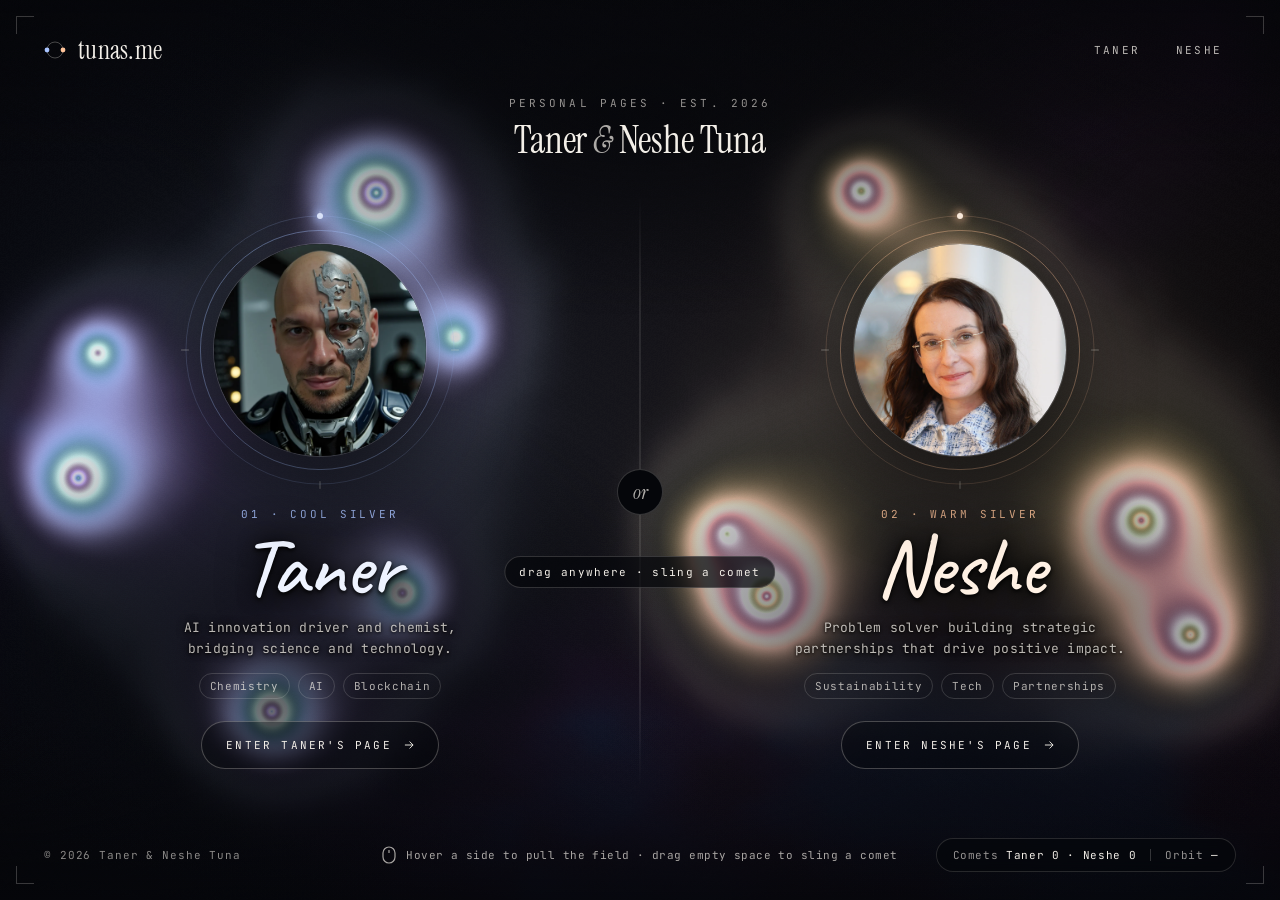
<file: index.html>
<!DOCTYPE html>
<html lang="en">
<head>
<meta charset="utf-8">
<meta name="viewport" content="width=device-width, initial-scale=1">
<title>Taner Tuna &amp; Neshe Tuna — personal pages · tunas.me</title>
<meta name="description" content="Personal pages of Taner Tuna and Neshe Tuna. Choose your side — yin Neshe or yang Taner. A binary system, in orbit.">

<meta property="og:type" content="website">
<meta property="og:title" content="Taner Tuna &amp; Neshe Tuna — personal pages · tunas.me">
<meta property="og:description" content="Personal pages of Taner Tuna and Neshe Tuna. Choose your side — yin Neshe or yang Taner. A binary system, in orbit.">
<meta property="og:site_name" content="tunas.me">
<meta property="og:url" content="https://tunas.me/">
<meta property="og:image" content="/assets/yin-yang.png">
<meta property="og:image:width" content="1920">
<meta property="og:image:height" content="1920">
<meta property="og:image:alt" content="Yin and yang — Taner Tuna and Neshe Tuna">

<meta name="twitter:card" content="summary_large_image">
<meta name="twitter:title" content="Taner Tuna &amp; Neshe Tuna — personal pages · tunas.me">
<meta name="twitter:description" content="Personal pages of Taner Tuna and Neshe Tuna. Choose your side — yin Neshe or yang Taner.">
<meta name="twitter:image" content="/assets/yin-yang.png">

<link rel="icon" type="image/png" href="/assets/yin-yang.png">
<link rel="apple-touch-icon" href="/assets/yin-yang.png">
<link rel="canonical" href="https://tunas.me/">

<script type="application/ld+json">
{
  "@context": "https://schema.org",
  "@type": "WebSite",
  "name": "tunas.me",
  "url": "https://tunas.me/",
  "description": "Personal pages of Taner Tuna and Neshe Tuna.",
  "about": [
    { "@type": "Person", "name": "Taner Tuna", "url": "https://tunas.me/taner/" },
    { "@type": "Person", "name": "Neshe Tuna", "url": "https://tunas.me/neshe/" }
  ]
}
</script>
<script>
  // Motion only for visitors who haven't asked to reduce it; the arrival
  // sequence only for visitors coming from outside the site (not on the way
  // back from a profile page).
  (function () {
    var r = document.documentElement;
    if (window.matchMedia && matchMedia('(prefers-reduced-motion: reduce)').matches) return;
    r.classList.add('motion');
    var own = false;
    try { own = !!document.referrer && new URL(document.referrer).origin === location.origin; } catch (e) {}
    if (!own) r.classList.add('intro');
  })();
</script>
<style>
  @import url('https://fonts.googleapis.com/css2?family=Caveat:wght@400;600;700&family=Instrument+Serif:ital@0;1&family=JetBrains+Mono:wght@400;500&display=swap');

  :root {
    --bg: #05060a;
    --fg: #f3efe8;
    --fg-2: rgba(243, 239, 232, 0.76);
    --fg-3: rgba(243, 239, 232, 0.6);
    --line: rgba(243, 239, 232, 0.16);
    --hand: 'Caveat', cursive;
    --mono: 'JetBrains Mono', ui-monospace, monospace;
    --serif: 'Instrument Serif', 'Times New Roman', serif;
    --cool: #a8c3ff;
    --warm: #ffc49a;
    --ease: cubic-bezier(.2, .8, .2, 1);
    --orbit: clamp(180px, calc(100vh - 630px), 290px);
    --top: 196px;     /* where the two sides start, under the heading */
    --bottom: 112px;  /* room for the footer */
  }

  * { box-sizing: border-box; }
  html, body { margin: 0; min-height: 100%; background: var(--bg); color: var(--fg);
    font-family: var(--mono); font-size: 13px; -webkit-font-smoothing: antialiased; }
  body { overflow: hidden; }
  a { color: inherit; text-decoration: none; }
  h1, h2, p { margin: 0; }

  #shader-canvas { position: fixed; inset: 0; width: 100%; height: 100%; z-index: 0; opacity: 0.9; }

  /* The field stays alive but steps back behind the words. */
  .scrim {
    position: fixed; inset: 0; z-index: 1; pointer-events: none;
    background:
      radial-gradient(ellipse 30% 30% at 25% 72%, rgba(5, 6, 10, 0.72), rgba(5, 6, 10, 0) 100%),
      radial-gradient(ellipse 30% 30% at 75% 72%, rgba(5, 6, 10, 0.72), rgba(5, 6, 10, 0) 100%),
      radial-gradient(ellipse 40% 22% at 50% 13%, rgba(5, 6, 10, 0.7), rgba(5, 6, 10, 0) 100%),
      linear-gradient(to bottom, rgba(5, 6, 10, 0.55), rgba(5, 6, 10, 0) 18%, rgba(5, 6, 10, 0) 80%, rgba(5, 6, 10, 0.8));
  }

  .corner { position: fixed; width: 18px; height: 18px; z-index: 6; pointer-events: none;
    border: 0 solid rgba(243, 239, 232, 0.22); }
  .corner.tl { top: 16px; left: 16px; border-top-width: 1px; border-left-width: 1px; }
  .corner.tr { top: 16px; right: 16px; border-top-width: 1px; border-right-width: 1px; }
  .corner.bl { bottom: 16px; left: 16px; border-bottom-width: 1px; border-left-width: 1px; }
  .corner.br { bottom: 16px; right: 16px; border-bottom-width: 1px; border-right-width: 1px; }

  /* ---------- Header ---------- */
  .top {
    position: fixed; top: 0; left: 0; right: 0; z-index: 20;
    padding: 28px 44px;
    display: flex; justify-content: space-between; align-items: center; gap: 24px;
  }
  .brand { display: flex; align-items: center; gap: 12px; min-height: 44px; }
  .brand-name { font-family: var(--serif); font-size: 26px; line-height: 1; letter-spacing: 0.01em; }
  .brand-mark { flex: none; }
  .brand-mark g { transform-origin: 11px 11px; }
  .motion .brand-mark g { animation: spin 14s linear infinite; }
  .nav { display: flex; gap: 8px; font-size: 11px; text-transform: uppercase; letter-spacing: 0.2em; }
  .nav a { padding: 12px 14px; color: var(--fg-2); transition: color 200ms ease; }
  .nav a:hover, .nav a:focus-visible { color: #fff; }

  .heading {
    position: fixed; top: 96px; left: 0; right: 0; z-index: 4;
    text-align: center; pointer-events: none;
  }
  .eyebrow {
    font-family: var(--mono); font-size: 11px; letter-spacing: 0.28em;
    text-transform: uppercase; color: var(--fg-3);
  }
  .heading h1 {
    margin-top: 10px;
    font-family: var(--serif); font-weight: 400; font-size: 38px; line-height: 1.1; letter-spacing: -0.005em;
  }
  .heading h1 em { color: rgba(243, 239, 232, 0.7); }

  /* ---------- The two sides ---------- */
  .composition {
    position: fixed; inset: 0; z-index: 5;
    display: grid; grid-template-columns: repeat(2, minmax(0, 1fr));
  }
  .half {
    position: relative;
    display: flex; flex-direction: column; align-items: center; justify-content: center;
    padding: var(--top) 24px var(--bottom);
    cursor: pointer;
    transition: opacity 600ms ease, filter 600ms ease;
  }
  .half.is-dimmed { opacity: 0.46; filter: saturate(0.35); }
  .half:focus-visible { outline: none; }
  .half:focus-visible .enter { outline: 2px solid #fff; outline-offset: 3px; }

  .orbit-wrap { will-change: translate; }
  .orbit { position: relative; width: var(--orbit); height: var(--orbit); }
  .rings { position: absolute; inset: 0; width: 100%; height: 100%; overflow: visible; }
  .ring { fill: none; stroke-width: 1; vector-effect: non-scaling-stroke; transition: stroke-opacity 600ms ease; }
  .ring.inner { stroke-opacity: 0.42; }
  .ring.outer { stroke-opacity: 0.18; }
  .half.L .ring { stroke: var(--cool); }
  .half.R .ring { stroke: var(--warm); }
  .rings .ticks line { stroke: rgba(243, 239, 232, 0.35); stroke-width: 1; vector-effect: non-scaling-stroke; }

  .sat { position: absolute; inset: 0; pointer-events: none; }
  .motion .sat { animation: spin 24s linear infinite; }
  .motion .half.R .sat { animation-direction: reverse; animation-duration: 30s; }
  .sat::before {
    content: ''; position: absolute; left: 50%; top: 0.4%;
    width: 6px; height: 6px; margin: -3px 0 0 -3px; border-radius: 50%;
  }
  .half.L .sat::before { background: #dfe8ff; box-shadow: 0 0 10px 2px rgba(168, 195, 255, 0.8); }
  .half.R .sat::before { background: #fff0e2; box-shadow: 0 0 10px 2px rgba(255, 196, 154, 0.8); }
  @keyframes spin { to { transform: rotate(360deg); } }

  .portrait-glow {
    position: absolute; inset: -14%; border-radius: 50%;
    filter: blur(24px); opacity: 0; transition: opacity 700ms ease; pointer-events: none;
  }
  .half.L .portrait-glow { background: radial-gradient(circle, rgba(168, 195, 255, 0.42), rgba(168, 195, 255, 0) 62%); }
  .half.R .portrait-glow { background: radial-gradient(circle, rgba(255, 196, 154, 0.42), rgba(255, 196, 154, 0) 62%); }

  .portrait {
    position: absolute; inset: 10.7%;
    border-radius: 50%; overflow: hidden; background: #0a0a12;
    box-shadow: 0 0 0 1px rgba(243, 239, 232, 0.16), 0 30px 80px rgba(0, 0, 0, 0.55);
    transition: transform 700ms var(--ease), box-shadow 700ms ease;
  }
  .portrait img {
    width: 100%; height: 100%; object-fit: cover; display: block;
    filter: contrast(1.03) saturate(0.94);
    transition: transform 900ms var(--ease), filter 700ms ease;
  }
  /* Neshe's photo frames wider than Taner's; zoom to bring the face forward. */
  .half.R .portrait img { transform: scale(1.18); }

  .half.is-focused .portrait-glow { opacity: 1; }
  .half.is-focused .portrait { transform: scale(1.05); }
  .half.is-focused .portrait img { filter: contrast(1.06) saturate(1.06) brightness(1.04); }
  .half.is-focused .ring { stroke-opacity: 1; }

  .meta { display: flex; flex-direction: column; align-items: center; text-align: center; }
  .side-label {
    margin-top: 22px;
    font-family: var(--mono); font-size: 11px; letter-spacing: 0.26em; text-transform: uppercase;
  }
  .half.L .side-label { color: rgba(168, 195, 255, 0.88); }
  .half.R .side-label { color: rgba(255, 196, 154, 0.88); }
  .name {
    margin-top: 6px;
    font-family: var(--hand); font-weight: 500; font-size: clamp(56px, 6.5vw, 100px); line-height: 0.95; letter-spacing: -0.01em;
    white-space: nowrap;
    text-shadow: 0 0 18px rgba(0, 0, 0, 0.9), 0 0 40px rgba(0, 0, 0, 0.7), 0 2px 4px rgba(0, 0, 0, 1);
  }
  .half.L .name { color: #eef3ff; }
  .half.R .name { color: #fff1e4; }
  .role {
    margin-top: 12px; max-width: 360px;
    font-size: 13px; line-height: 1.6; letter-spacing: 0.02em; color: var(--fg-2); text-wrap: balance;
    text-shadow: 0 0 8px rgba(0, 0, 0, 1), 0 1px 3px rgba(0, 0, 0, 1);
  }
  .tags { margin-top: 14px; display: flex; flex-wrap: wrap; justify-content: center; gap: 8px;
    font-family: var(--mono); font-size: 11px; letter-spacing: 0.06em; color: rgba(243, 239, 232, 0.7); }
  .tags span { padding: 5px 10px; border: 1px solid var(--line); border-radius: 999px; }
  .enter {
    margin-top: 22px;
    display: inline-flex; align-items: center; gap: 10px;
    min-height: 48px; padding: 0 22px 0 24px;
    border-radius: 999px; border: 1px solid rgba(243, 239, 232, 0.26); background: rgba(5, 6, 10, 0.35);
    font-size: 11px; text-transform: uppercase; letter-spacing: 0.2em; color: var(--fg);
    transition: background 300ms ease, border-color 300ms ease, color 300ms ease;
  }
  .enter svg { width: 14px; height: 14px; transition: transform 300ms ease; }
  .half.is-focused .enter svg, .half:focus-visible .enter svg { transform: translateX(4px); }
  .half.L.is-focused .enter, .half.L:focus-visible .enter { background: rgba(168, 195, 255, 0.14); border-color: rgba(168, 195, 255, 0.7); color: #fff; }
  .half.R.is-focused .enter, .half.R:focus-visible .enter { background: rgba(255, 196, 154, 0.14); border-color: rgba(255, 196, 154, 0.7); color: #fff; }

  .divider {
    position: fixed; left: 50%; top: var(--top); bottom: var(--bottom); width: 1px; z-index: 6;
    transform: translateX(-0.5px); pointer-events: none;
    background: linear-gradient(to bottom, rgba(243, 239, 232, 0), rgba(243, 239, 232, 0.2) 18%, rgba(243, 239, 232, 0.2) 82%, rgba(243, 239, 232, 0));
  }
  .divider-or {
    position: fixed; left: 50%; top: calc((var(--top) + 100vh - var(--bottom)) / 2); z-index: 7;
    transform: translate(-50%, -50%); pointer-events: none;
    width: 46px; height: 46px; border-radius: 50%;
    display: flex; align-items: center; justify-content: center;
    border: 1px solid rgba(243, 239, 232, 0.2); background: var(--bg);
    font-family: var(--serif); font-style: italic; font-size: 19px; color: rgba(243, 239, 232, 0.72);
  }

  /* ---------- Footer ---------- */
  .bottom {
    position: fixed; left: 44px; right: 44px; bottom: 28px; z-index: 20;
    display: grid; grid-template-columns: repeat(3, minmax(0, 1fr)); align-items: center; gap: 24px;
    pointer-events: none;
  }
  .copy { font-family: var(--mono); font-size: 11px; letter-spacing: 0.08em; color: rgba(243, 239, 232, 0.56); }
  .hint { display: flex; justify-content: center; align-items: center; gap: 10px;
    font-size: 11px; letter-spacing: 0.04em; color: rgba(243, 239, 232, 0.68); white-space: nowrap; }
  .hint svg { flex: none; }
  .hud-wrap { display: flex; justify-content: flex-end; }
  .hud {
    display: inline-flex; align-items: center; gap: 14px;
    padding: 9px 16px; border-radius: 999px;
    border: 1px solid rgba(243, 239, 232, 0.14); background: rgba(5, 6, 10, 0.55);
    -webkit-backdrop-filter: blur(8px); backdrop-filter: blur(8px);
    font-family: var(--mono); font-size: 11px; letter-spacing: 0.06em; color: var(--fg-3);
    white-space: nowrap; font-variant-numeric: tabular-nums;
  }
  .hud[hidden] { display: none; }
  .hud .v { color: var(--fg); }
  .hud .sep { width: 1px; height: 12px; background: rgba(243, 239, 232, 0.2); }

  /* ---------- Comet slingshot (comet-slingshot.js) ---------- */
  #comet-canvas { position: fixed; inset: 0; width: 100%; height: 100%; z-index: 8; pointer-events: none; }
  .composition, .heading, .divider-or { -webkit-user-select: none; user-select: none; }
  .comet-aiming, .comet-aiming * { cursor: grabbing !important; }
  .half.comet-hit .portrait-glow { opacity: 1; animation: comet-glow 900ms ease-out; }
  @keyframes comet-glow { from { transform: scale(0.8); } 40% { transform: scale(1.18); } to { transform: scale(1); } }
  .comet-note {
    position: fixed; left: 50%; top: calc((var(--top) + 100vh - var(--bottom)) / 2 + 64px);
    transform: translate(-50%, 6px); z-index: 21; pointer-events: none;
    font-family: var(--mono); font-size: 11px; letter-spacing: 0.12em; color: var(--fg);
    background: rgba(5, 6, 10, 0.7); border: 1px solid rgba(243, 239, 232, 0.18);
    padding: 8px 14px; border-radius: 999px; white-space: nowrap;
    opacity: 0; transition: opacity 400ms ease, transform 400ms ease;
  }
  .comet-note.show { opacity: 1; transform: translate(-50%, 0); }

  /* ---------- Leaving for a profile ---------- */
  .veil { position: fixed; inset: 0; z-index: 50; background: var(--bg); opacity: 0; pointer-events: none; }
  .leaving .veil { opacity: 1; transition: opacity 380ms ease 100ms; }
  .leaving .half.is-entering .portrait { transform: scale(1.45); transition: transform 480ms cubic-bezier(.7, 0, .3, 1); }
  .leaving .half:not(.is-entering) { opacity: 0; transition: opacity 250ms ease; }

  /* ---------- Arrival (once, for visitors from outside) ---------- */
  .intro #shader-canvas { animation: fade-in 1600ms ease-out backwards; }
  .intro .ring { stroke-dasharray: 1; animation: draw 1500ms cubic-bezier(.6, 0, .2, 1) 250ms backwards; }
  .intro .ring.outer { animation-delay: 450ms; }
  .intro .portrait { animation: focus-in 1300ms var(--ease) 200ms backwards; }
  .intro .heading { animation: rise 900ms var(--ease) 150ms backwards; }
  .intro .side-label { animation: rise 900ms var(--ease) 650ms backwards; }
  .intro .name { animation: rise 900ms var(--ease) 800ms backwards; }
  .intro .role, .intro .tags { animation: rise 900ms var(--ease) 950ms backwards; }
  .intro .enter { animation: rise 900ms var(--ease) 1100ms backwards; }
  .intro .top, .intro .bottom, .intro .divider, .intro .divider-or { animation: fade-in 900ms ease 1300ms backwards; }
  @keyframes fade-in { from { opacity: 0; } }
  @keyframes draw { from { stroke-dashoffset: 1; } }
  @keyframes focus-in { from { transform: scale(0.9); filter: blur(10px); opacity: 0; } }
  @keyframes rise { from { opacity: 0; transform: translateY(16px); } }

  /* ---------- Shorter screens ---------- */
  @media (max-height: 820px) and (min-width: 721px) {
    :root { --top: 168px; --bottom: 96px; --orbit: clamp(170px, calc(100vh - 510px), 290px); }
    .heading { top: 84px; }
    .heading h1 { font-size: 32px; }
    .name { font-size: 70px; }
    .tags { display: none; }
    .top { padding: 20px 40px; }
    .bottom { bottom: 22px; }
  }
  @media (max-width: 1100px) and (min-width: 721px) {
    .hint span { display: none; }
    .name { font-size: 68px; }
  }

  /* ---------- Phones: one screen, no scrolling. Neshe upper right, Taner lower
     left, each beside their words, joined by a line through the "or". ---------- */
  .axis { display: none; }
  .copy-names { white-space: nowrap; }
  @media (max-width: 720px) {
    :root { --orbit: clamp(104px, min(36vw, calc(100svh - 530px)), 150px); }
    html, body { height: 100%; overflow: hidden; }
    #shader-canvas { touch-action: none; opacity: 0.75; }
    .scrim { background:
      radial-gradient(ellipse 70% 22% at 30% 42%, rgba(5, 6, 10, 0.72), rgba(5, 6, 10, 0) 100%),
      radial-gradient(ellipse 70% 22% at 70% 68%, rgba(5, 6, 10, 0.72), rgba(5, 6, 10, 0) 100%),
      linear-gradient(to bottom, rgba(5, 6, 10, 0.7), rgba(5, 6, 10, 0) 22%, rgba(5, 6, 10, 0) 84%, rgba(5, 6, 10, 0.85)); }
    .corner, .divider, .nav, .hint, .copy-names { display: none; }
    .top { padding: 12px 20px; }
    .brand-name { font-size: 23px; }
    .heading { top: 72px; left: 24px; right: 24px; text-align: left; }
    .heading .eyebrow { font-size: 10px; letter-spacing: 0.26em; }
    /* Phones show only the small line; the heading stays for screen readers and search. */
    .heading h1 { position: absolute; width: 1px; height: 1px; margin: 0; overflow: hidden; clip-path: inset(50%); white-space: nowrap; }

    .composition {
      display: flex; flex-direction: column; justify-content: center;
      gap: clamp(58px, calc(100svh - 600px), 72px);
      padding: 108px 20px 60px;
      pointer-events: none;
    }
    .half { padding: 0; display: flex; align-items: center; gap: 14px; width: 100%; pointer-events: none; }
    .half.R { order: 1; flex-direction: row-reverse; }
    .half.L { order: 2; flex-direction: row; }
    .orbit-wrap { flex: none; }
    .meta { flex: 1 1 auto; min-width: 0; }
    .half.R .meta { align-items: flex-end; text-align: right; }
    .half.L .meta { align-items: flex-start; text-align: left; }
    .half .portrait, .half .meta { pointer-events: auto; }
    .half .portrait { clip-path: circle(50% at 50% 50%); }
    .side-label { margin-top: 0; font-size: 10px; letter-spacing: 0.22em; }
    .name { margin-top: 2px; font-size: 48px; }
    .half.R .name { padding-right: 6px; } /* Caveat's last letter leans past its box */
    .role { margin-top: 4px; max-width: 100%; font-size: 12px; line-height: 1.45; }
    .role .long, .tags { display: none; }
    .enter { display: none; } /* the portrait and the name are the way in */
    .half.is-dimmed { opacity: 0.7; }

    .axis { display: block; position: fixed; inset: 0; width: 100%; height: 100%; z-index: 4; pointer-events: none; }
    .axis line { stroke: rgba(243, 239, 232, 0.26); stroke-width: 1; }
    .divider-or { width: 40px; height: 40px; font-size: 17px; z-index: 6; }

    .bottom {
      left: 20px; right: 20px; bottom: 18px;
      display: flex; justify-content: space-between; align-items: center; gap: 10px;
    }
    .copy { order: 2; font-size: 10px; }
    .hud-wrap { order: 1; justify-content: flex-start; }
    .hud { padding: 7px 12px; font-size: 10px; gap: 10px; }
    .comet-note { top: 100px; left: 24px; transform: translateY(6px); }
    .comet-note.show { transform: none; }
  }
  /* The shortest phones keep names and buttons, not the role lines. */
  @media (max-width: 720px) and (max-height: 480px) { .role { display: none; } }
  @media (max-width: 720px) { .role .short { display: inline; } }
  @media (min-width: 721px) { .role .short { display: none; } }
</style>
</head>
<body>

<canvas id="shader-canvas" aria-hidden="true"></canvas>
<div class="scrim" aria-hidden="true"></div>

<header class="top">
  <a class="brand" href="/" aria-label="tunas.me home">
    <svg class="brand-mark" width="22" height="22" viewBox="0 0 22 22" aria-hidden="true"><circle cx="11" cy="11" r="8" fill="none" stroke="rgba(243,239,232,0.28)" stroke-width="1"></circle><g><circle cx="3" cy="11" r="2.4" fill="#a8c3ff"></circle><circle cx="19" cy="11" r="2.4" fill="#ffc49a"></circle></g></svg>
    <span class="brand-name">tunas.me</span>
  </a>
  <nav class="nav" aria-label="Pages">
    <a href="/taner/">Taner</a>
    <a href="/neshe/">Neshe</a>
  </nav>
</header>

<div class="corner tl"></div>
<div class="corner tr"></div>
<div class="corner bl"></div>
<div class="corner br"></div>

<div class="heading">
  <div class="eyebrow">Personal pages · est. 2026</div>
  <h1>Taner <em>&amp;</em> Neshe Tuna</h1>
</div>

<div class="composition">

  <a class="half L" href="/taner/" data-side="L" aria-label="Enter Taner's page">
    <div class="orbit-wrap">
      <div class="orbit">
        <div class="portrait-glow"></div>
        <svg class="rings" viewBox="0 0 280 280" aria-hidden="true">
          <circle class="ring inner" pathLength="1" cx="140" cy="140" r="124"></circle>
          <circle class="ring outer" pathLength="1" cx="140" cy="140" r="139"></circle>
          <g class="ticks"><line x1="140" y1="-4" x2="140" y2="4"></line><line x1="140" y1="276" x2="140" y2="284"></line><line x1="-4" y1="140" x2="4" y2="140"></line><line x1="276" y1="140" x2="284" y2="140"></line></g>
        </svg>
        <div class="sat"></div>
        <div class="portrait"><img src="assets/taner.png" alt="Portrait of Taner"></div>
      </div>
    </div>
    <div class="meta">
      <div class="side-label">01 · Cool silver</div>
      <h2 class="name">Taner</h2>
      <p class="role"><span class="long">AI innovation driver and chemist, bridging science and technology.</span><span class="short">AI innovation driver and chemist.</span></p>
      <div class="tags"><span>Chemistry</span><span>AI</span><span>Blockchain</span></div>
      <span class="enter">Enter Taner's page<svg viewBox="0 0 24 24" fill="none" stroke="currentColor" stroke-width="1.6" aria-hidden="true"><path d="M5 12h14M13 6l6 6-6 6"></path></svg></span>
    </div>
  </a>

  <a class="half R" href="/neshe/" data-side="R" aria-label="Enter Neshe's page">
    <div class="orbit-wrap">
      <div class="orbit">
        <div class="portrait-glow"></div>
        <svg class="rings" viewBox="0 0 280 280" aria-hidden="true">
          <circle class="ring inner" pathLength="1" cx="140" cy="140" r="124"></circle>
          <circle class="ring outer" pathLength="1" cx="140" cy="140" r="139"></circle>
          <g class="ticks"><line x1="140" y1="-4" x2="140" y2="4"></line><line x1="140" y1="276" x2="140" y2="284"></line><line x1="-4" y1="140" x2="4" y2="140"></line><line x1="276" y1="140" x2="284" y2="140"></line></g>
        </svg>
        <div class="sat"></div>
        <div class="portrait"><img src="assets/neshe.png" alt="Portrait of Neshe"></div>
      </div>
    </div>
    <div class="meta">
      <div class="side-label">02 · Warm silver</div>
      <h2 class="name">Neshe</h2>
      <p class="role"><span class="long">Problem solver building strategic partnerships that drive positive impact.</span><span class="short">Problem solver for sustainability, tech and partnerships.</span></p>
      <div class="tags"><span>Sustainability</span><span>Tech</span><span>Partnerships</span></div>
      <span class="enter">Enter Neshe's page<svg viewBox="0 0 24 24" fill="none" stroke="currentColor" stroke-width="1.6" aria-hidden="true"><path d="M5 12h14M13 6l6 6-6 6"></path></svg></span>
    </div>
  </a>
</div>

<div class="divider" aria-hidden="true"></div>
<div class="divider-or" aria-hidden="true">or</div>
<svg class="axis" aria-hidden="true"><line></line></svg>

<footer class="bottom">
  <div class="copy">© 2026<span class="copy-names"> Taner &amp; Neshe Tuna</span></div>
  <div class="hint">
    <svg width="14" height="18" viewBox="0 0 14 18" fill="none" stroke="currentColor" stroke-width="1.2" aria-hidden="true"><rect x="1" y="1" width="12" height="16" rx="6"></rect><line x1="7" y1="4" x2="7" y2="7"></line></svg>
    <span>Hover a side to pull the field · drag empty space to sling a comet</span>
  </div>
  <div class="hud-wrap">
    <div class="hud comet-hud" hidden>
      <span>Comets <span class="v" id="comet-score">—</span></span>
      <span class="sep" aria-hidden="true"></span>
      <span>Orbit <span class="v" id="comet-orbit">—</span></span>
    </div>
  </div>
</footer>

<div class="comet-note" id="comet-note" aria-live="polite"></div>
<div class="veil" aria-hidden="true"></div>

<script src="tunas-shader.js"></script>
<script>
(function () {
  const root = document.documentElement;
  const canvas = document.getElementById('shader-canvas');
  let shader = null;
  try { shader = new window.TunasShader(canvas); } catch (e) { console.error(e); }
  window.tunasShader = shader;

  const halves = [...document.querySelectorAll('.half')];
  let focused = null;

  // One side in focus: it comes forward, the other steps back, the field leans to it.
  function focus(h) {
    if (h === focused) return;
    focused = h;
    halves.forEach(o => {
      o.classList.toggle('is-focused', o === h);
      o.classList.toggle('is-dimmed', !!h && o !== h);
    });
    if (shader) shader.setFocus(h ? h.dataset.side : null);
  }

  function toField(clientX, clientY) {
    const r = canvas.getBoundingClientRect();
    return [(clientX - r.left) / r.width, 1 - (clientY - r.top) / r.height];
  }

  window.addEventListener('mousemove', (e) => {
    if (shader) shader.setMouse(...toField(e.clientX, e.clientY));
  }, { passive: true });

  halves.forEach(h => {
    h.addEventListener('mouseenter', () => focus(h));
    h.addEventListener('mouseleave', () => focus(null));
    h.addEventListener('focus', () => focus(h));
    h.addEventListener('blur', () => focus(null));
  });

  // Touch: a finger over a side focuses it, like hover; lifting lets go after a moment.
  let touchTimer = 0;
  function halfAt(x, y) {
    for (const h of halves) {
      const r = h.getBoundingClientRect();
      if (x >= r.left && x <= r.right && y >= r.top && y <= r.bottom) return h;
    }
    return null;
  }
  function onTouch(e) {
    const t = e.touches[0];
    if (!t) return;
    clearTimeout(touchTimer);
    if (shader) shader.setMouse(...toField(t.clientX, t.clientY));
    focus(halfAt(t.clientX, t.clientY));
  }
  window.addEventListener('touchstart', onTouch, { passive: true });
  window.addEventListener('touchmove', onTouch, { passive: true });
  window.addEventListener('touchend', () => {
    clearTimeout(touchTimer);
    touchTimer = setTimeout(() => focus(null), 1200);
  }, { passive: true });

  // Entering: a ripple where you clicked, the portrait grows, the page fades out.
  // (A comet release never gets here: comet-slingshot.js swallows that click.)
  const motion = root.classList.contains('motion');
  halves.forEach(h => h.addEventListener('click', (e) => {
    if (shader) shader.pulse(...toField(e.clientX, e.clientY));
    if (!motion || e.defaultPrevented || e.button !== 0 || e.metaKey || e.ctrlKey || e.shiftKey || e.altKey) return;
    e.preventDefault();
    focus(h);
    h.classList.add('is-entering');
    root.classList.add('leaving');
    setTimeout(() => { window.location.href = h.href; }, 480);
  }));
  // Coming back with the browser's Back button shows the page as it was left.
  window.addEventListener('pageshow', (e) => {
    if (!e.persisted) return;
    root.classList.remove('leaving');
    halves.forEach(o => o.classList.remove('is-entering'));
    focus(null);
  });

  // Phones: a line from one portrait to the other, through the "or".
  const axis = document.querySelector('.axis line');
  const orChip = document.querySelector('.divider-or');
  const phone = window.matchMedia('(max-width: 720px)');
  function placeAxis() {
    if (!phone.matches) { orChip.style.left = orChip.style.top = ''; return; }
    const [a, b] = halves.map(h => h.querySelector('.orbit').getBoundingClientRect());
    const ax = a.left + a.width / 2, ay = a.top + a.height / 2;
    const bx = b.left + b.width / 2, by = b.top + b.height / 2;
    const len = Math.hypot(bx - ax, by - ay) || 1;
    const ux = (bx - ax) / len, uy = (by - ay) / len;
    const ra = a.width / 2 + 10, rb = b.width / 2 + 10;
    axis.setAttribute('x1', (ax + ux * ra).toFixed(1));
    axis.setAttribute('y1', (ay + uy * ra).toFixed(1));
    axis.setAttribute('x2', (bx - ux * rb).toFixed(1));
    axis.setAttribute('y2', (by - uy * rb).toFixed(1));
    orChip.style.left = `${((ax + bx) / 2).toFixed(1)}px`;
    orChip.style.top = `${((ay + by) / 2).toFixed(1)}px`;
  }
  placeAxis();
  window.addEventListener('resize', placeAxis);
  if (document.fonts && document.fonts.ready) document.fonts.ready.then(placeAxis);

  // Depth: the two portraits drift apart from the cursor (mouse only).
  if (motion && window.matchMedia('(hover: hover) and (pointer: fine)').matches) {
    const wraps = halves.map(h => h.querySelector('.orbit-wrap'));
    let px = 0, py = 0, tx = 0, ty = 0, raf = 0;
    const settle = () => {
      px += (tx - px) * 0.08; py += (ty - py) * 0.08;
      wraps.forEach((w, i) => {
        const s = i === 0 ? -1 : 1;
        w.style.translate = `${(s * px * 18).toFixed(1)}px ${(s * py * 12).toFixed(1)}px`;
      });
      raf = Math.abs(tx - px) + Math.abs(ty - py) > 0.002 ? requestAnimationFrame(settle) : 0;
    };
    window.addEventListener('mousemove', (e) => {
      tx = e.clientX / window.innerWidth - 0.5;
      ty = e.clientY / window.innerHeight - 0.5;
      if (!raf) raf = requestAnimationFrame(settle);
    }, { passive: true });
  }
})();
</script>
<script src="comet-slingshot.js?v=1"></script>

</body>
</html>
</file>
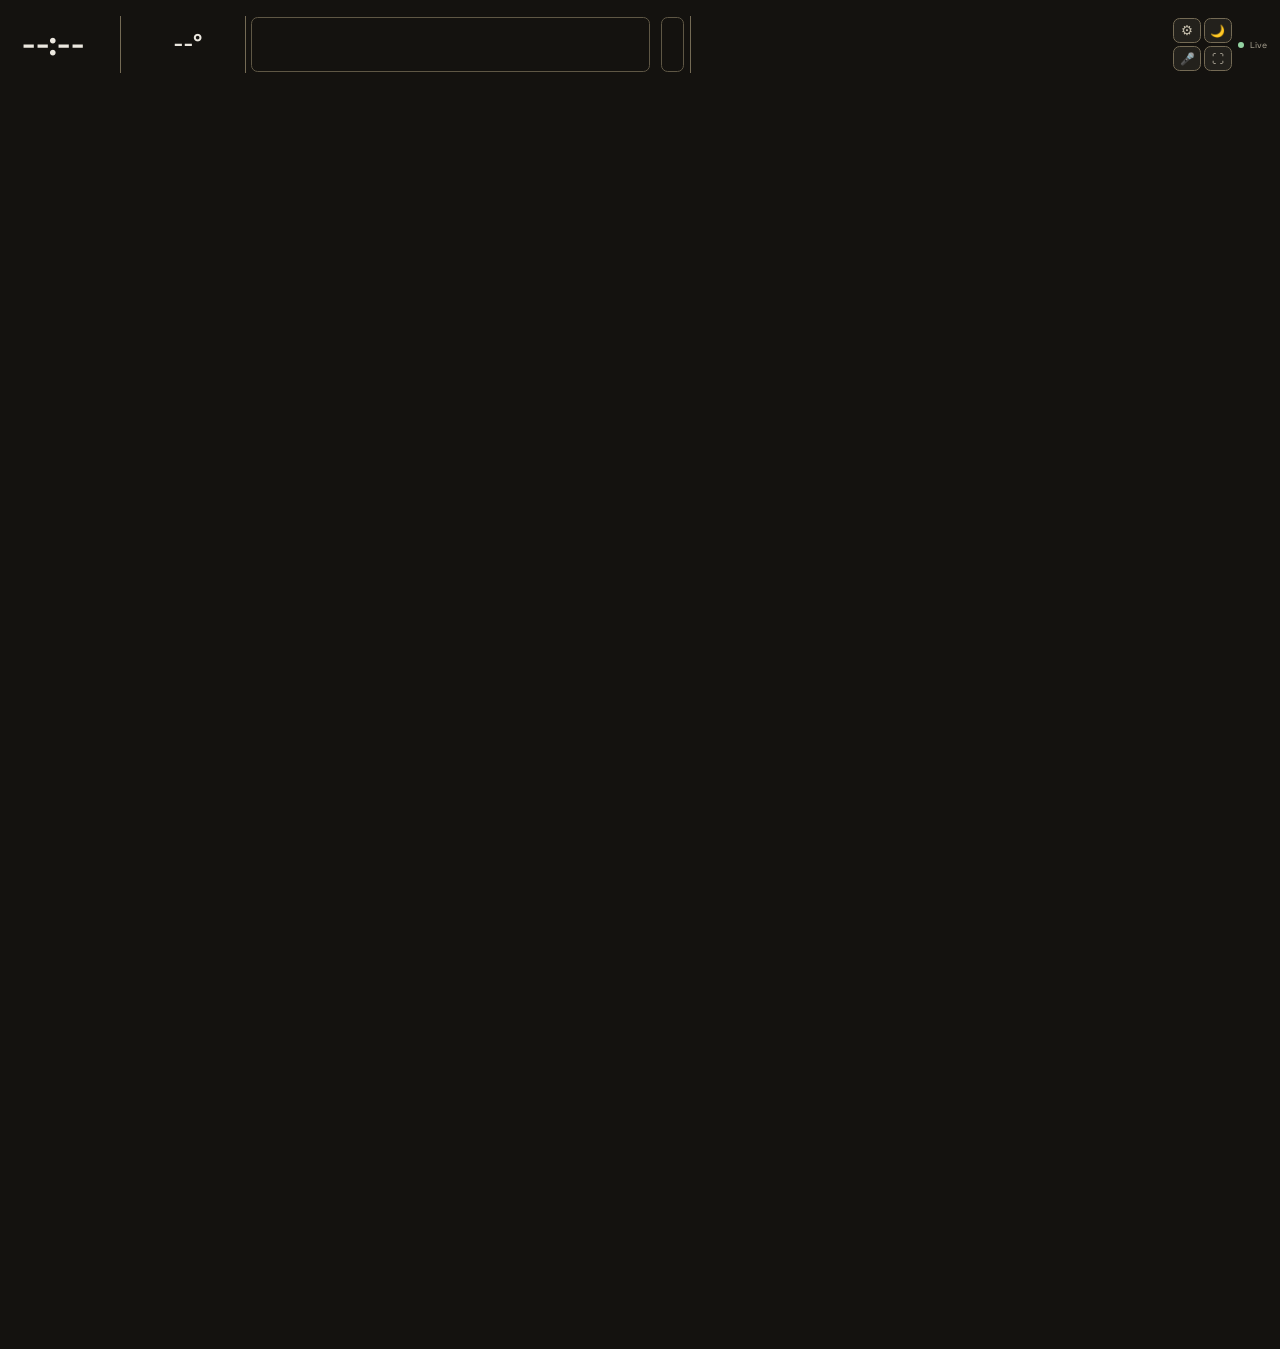
<file: kitchen-demo/index.html>
<!doctype html>
<html lang="en">
<head>
<script src="demo/fixtures.js?demo4"></script>
<script src="demo/server.js?demo4"></script>

<meta charset="utf-8">
<meta name="viewport" content="width=device-width, initial-scale=1, viewport-fit=cover">
<meta name="theme-color" content="#14120f">
<title>Kitchen wall — demo</title>
<meta name="description" content="A demo of a home-made kitchen wall dashboard, with a made-up household.">
<!-- A phone gets a layout of its own: one column, the views along the bottom.
     Marked here, before a single stylesheet has loaded, so a phone never
     paints the wall's layout first; every rule in phone.css starts with
     html.phone, so nothing else is touched by it. The wall and every laptop
     are wider than this and never match. A screen that crosses the line (a
     window dragged narrow, a phone turned) loads again as the other one. -->
<script>
  (function () {
    var q = matchMedia('(max-width: 700px), (max-height: 500px) and (pointer: coarse)');
    if (q.matches) document.documentElement.classList.add('phone');
    q.addEventListener('change', function () { location.reload(); });
  })();
</script>
<link rel="icon" href="data:image/svg+xml,<svg xmlns='http://www.w3.org/2000/svg' viewBox='0 0 100 100'><text y='.9em' font-size='90'>🍳</text></svg>">
<!-- The one piece of code that does not depend on anything else loading. This
     page can arrive while its stylesheets and modules cannot (the wall' Wi-Fi
     drops for a few seconds just after a resume), and then no module ever
     runs to notice or retry: the wall stayed on a dead page for hours. If the
     dashboard has not finished starting 30 s after this page arrived, load it
     again — waiting twice as long each time it has to, up to five minutes, so
     a deploy that cannot start is not reloaded every thirty seconds all night.
     And only once the server has said {"ok": true} twice in a row (asked
     every five seconds): the wall opens kitchen.home through the workstation's nginx,
     and a reload while the kitchen is away is nginx's page, which has none of
     this on it and never tries again (sse.js's reloadWhenReachable() is the
     same rule for the modules, which cannot be imported here).
     Before the stylesheets on purpose: an inline script placed after a
     stylesheet waits for that stylesheet. app.js sets the flag at the end of
     boot(). Never write the build marker in here: index() replaces it
     everywhere in this file, comments and scripts included. -->
<script>
  (function () {
    var KEY = 'kitchen-boot-tries', tries = 0, good = 0;
    try { tries = +sessionStorage.getItem(KEY) || 0; } catch (e) {}
    function ask() {
      if (window.kitchenBooted) {
        try { sessionStorage.removeItem(KEY); } catch (e) {}
        return;
      }
      var abort = new AbortController();
      var timer = setTimeout(function () { abort.abort(); }, 3000);
      fetch('/api/health', { cache: 'no-store', signal: abort.signal })
        .then(function (r) { return r.ok && r.json(); })
        .then(function (j) { return !!j && j.ok === true; }, function () { return false; })
        .then(function (ok) {
          clearTimeout(timer);
          good = ok ? good + 1 : 0;
          if (good < 2) return setTimeout(ask, 5000);
          if (window.kitchenBooted) return ask();   // it started meanwhile
          try { sessionStorage.setItem(KEY, tries + 1); } catch (e) {}
          location.reload();
        });
    }
    setTimeout(ask, Math.min(30000 * Math.pow(2, tries), 300000));
  })();
</script>
<!-- The build marker below is replaced with the current build id when the
     server renders this page, so a deploy is never half-applied from a
     browser cache. See index() in backend/app/main.py. -->
<link rel="stylesheet" href="fonts/fonts.css?demo4">
<link rel="stylesheet" href="css/app.css?demo4">
<link rel="stylesheet" href="css/phone.css?demo4">
</head>
<body>

<header id="topbar">
  <div class="hd-clock">
    <div id="time">--:--</div>
    <div id="date"></div>
  </div>

  <div class="hd-rule"></div>

  <div class="hd-now">
    <div id="now-icon"></div>
    <div class="hd-now-txt">
      <div id="now-temp">--°</div>
      <div id="now-cond"></div>
      <div class="hd-now-sub">
        <span id="now-rain"></span><span id="now-city"></span><span id="now-stale"></span>
      </div>
    </div>
  </div>

  <div class="hd-rule"></div>

  <!-- What the bird box has seen, where the hourly weather band used to be.
       The hours are still one tap away, behind the reading to the left of
       this; nothing else on the wall answers "has anything been at the box
       today" without leaving the view you are on. Filled by motionbar.js. -->
  <div id="hd-motion" role="button" tabindex="0"
       aria-label="what the bird box has seen"></div>

  <!-- What the rooms are, beside what the sky is. The bird box gave up some
       of its width for it: that card is the only one in this bar that was
       ever elastic, and three of its thumbnails were three pictures of the
       same empty hallway. Filled by climate.js, which also owns the chart
       this opens. -->
  <div id="hd-climate"></div>

  <!-- Needs attention: here only while something in the house is waiting for a
       person (a flat battery, a lamp not answering, a backup missed). It takes
       its width from the bird box and nothing else, so the views never move.
       Filled by attention.js, which also owns the sheet it opens. -->
  <div id="hd-attn" hidden></div>

  <div class="hd-rule"></div>

  <!-- The views, and under them the box for notes to the kitchen agent
       (notes.js, 2026-10-19): one column, moved as one into a full-screen
       panel's header and back. -->
  <div id="views-col">
    <nav id="presets" aria-label="layout presets"></nav>
    <div id="qnote"></div>
  </div>

  <!-- The corner right of the views. It is the same width in every view —
       here it holds the tools and Live, and a panel filling the screen puts
       its ⤢ in the same room — which is what keeps the six views at one place
       on the glass. The tools act on the view you are looking at, so they sit
       against the buttons that choose it. Live is not one of them — it is a
       state, not a control — so it sits beside the block. -->
  <div class="hd-right">
    <div class="hd-tools">
      <button id="layout-btn" class="gear" title="settings: this view's arrangement and the wall's"
              aria-label="settings">⚙</button>
      <button id="dim-btn" title="dim the screen now — the clock of Screen dimming, until a tap"
              aria-label="dim the screen">🌙</button>
      <button id="ask-btn" title="ask the kitchen — tap, say it, hear the answer"
              aria-label="ask the kitchen">🎤</button>
      <button id="full-btn" title="full screen" aria-label="full screen">⛶</button>
    </div>

    <div class="hd-live">
      <span id="conn-dot"></span><span id="conn-text">Live</span>
    </div>
  </div>
</header>


<!-- Arrangements of the current view. Built by app.js; each option carries a
     scale drawing of the layout it applies, because the words for "photos get
     the whole width" are longer than the picture and less certain. -->
<!-- The ⚙ Settings window: a .sheet of the settings window kit (app.css). -->
<div id="layout-overlay" class="sheet" role="dialog" aria-labelledby="lay-title" hidden>
  <header>
    <span class="sheet-icon" aria-hidden="true">⚙</span>
    <div class="sheet-title">
      <h2 id="lay-title">Arrange</h2>
      <span class="sheet-status" id="lay-sub"></span>
    </div>
    <span class="spacer"></span>
    <!-- How each alert shows (Needs attention's own ⚙), reachable here too:
         that window only opens from its chip, and with nothing to say there
         is no chip. -->
    <button id="lay-alerts" class="ls-btn" hidden>🔔 How alerts show</button>
    <button id="lay-close" class="ls-close">Close</button>
  </header>
  <div id="lay-options" class="ls-body"></div>
</div>

<main id="grid"></main>

<script type="module" src="js/app.js?demo4"></script>
</body>
</html>
</file>
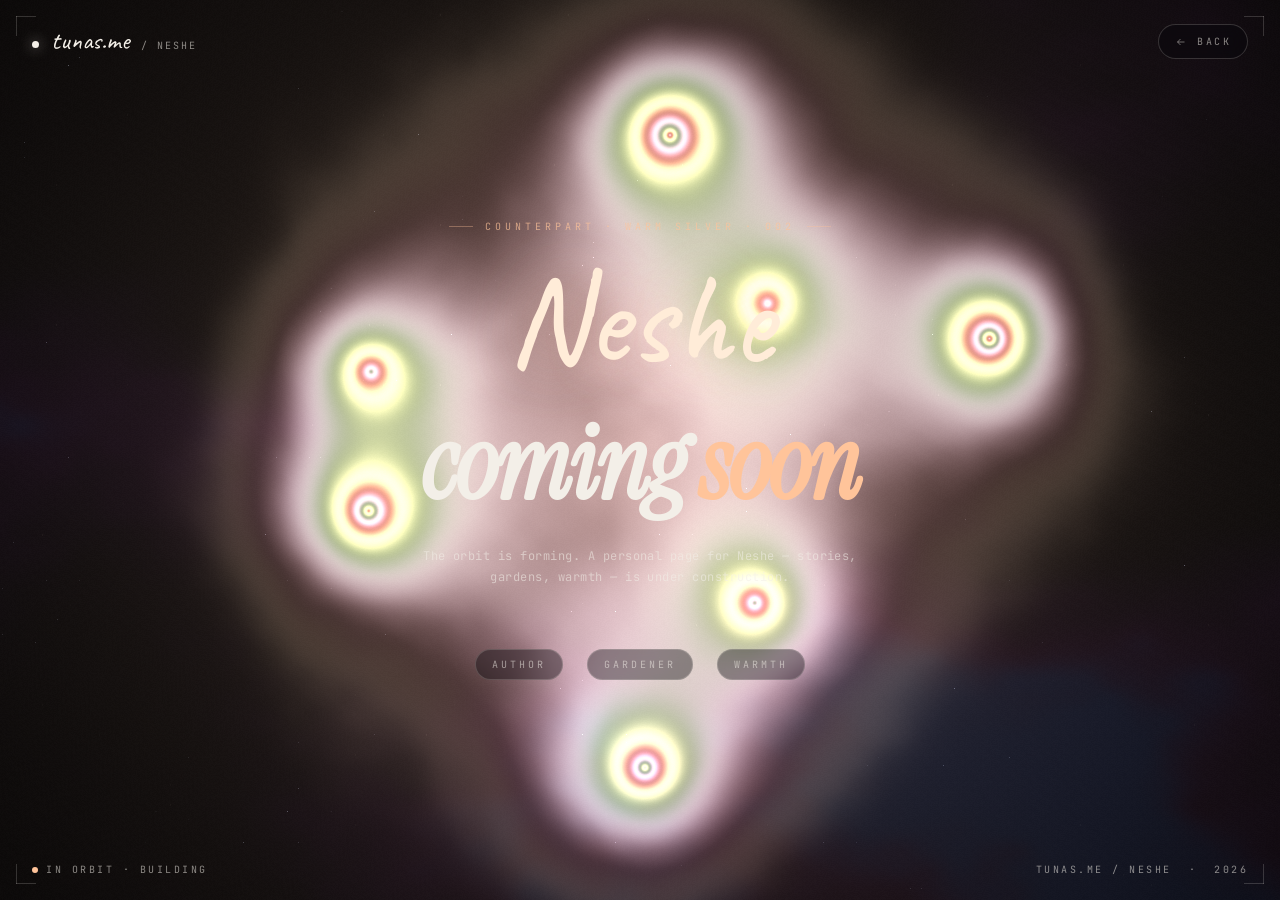
<file: neshe/index.html>
<!doctype html>
<html lang="en">
<head>
<meta charset="utf-8" />
<meta name="viewport" content="width=device-width, initial-scale=1" />
<title>Neshe Tuna — personal page · tunas.me</title>
<meta name="description" content="Personal page of Neshe Tuna — warm-silver half of the tunas.me binary. Problem solver, sustainability and tech enthusiast.">

<meta property="og:type" content="profile">
<meta property="og:title" content="Neshe Tuna — personal page · tunas.me">
<meta property="og:description" content="Personal page of Neshe Tuna — warm-silver half of the tunas.me binary. Problem solver, sustainability and tech enthusiast.">
<meta property="og:site_name" content="tunas.me">
<meta property="og:url" content="https://tunas.me/neshe/">
<meta property="og:image" content="/assets/neshe.png">
<meta property="og:image:alt" content="Neshe Tuna">
<meta property="profile:first_name" content="Neshe">
<meta property="profile:last_name" content="Tuna">

<meta name="twitter:card" content="summary_large_image">
<meta name="twitter:title" content="Neshe Tuna — personal page · tunas.me">
<meta name="twitter:description" content="Personal page of Neshe Tuna — warm-silver half of the tunas.me binary.">
<meta name="twitter:image" content="/assets/neshe.png">

<link rel="icon" type="image/png" href="/assets/yin-yang.png">
<link rel="apple-touch-icon" href="/assets/yin-yang.png">
<link rel="canonical" href="https://tunas.me/neshe/">

<script type="application/ld+json">
{
  "@context": "https://schema.org",
  "@type": "ProfilePage",
  "url": "https://tunas.me/neshe/",
  "mainEntity": {
    "@type": "Person",
    "name": "Neshe Tuna",
    "url": "https://tunas.me/neshe/",
    "image": "https://tunas.me/assets/neshe.png",
    "description": "Problem solver, sustainability and tech enthusiast."
  }
}
</script>
<style>
  @import url('https://fonts.googleapis.com/css2?family=Caveat:wght@400;600;700&family=Instrument+Serif:ital@0;1&family=JetBrains+Mono:wght@400;500&display=swap');

  :root {
    --bg: #05060a;
    --fg: #f3efe8;
    --fg-dim: rgba(243, 239, 232, 0.55);
    --fg-faint: rgba(243, 239, 232, 0.18);
    --mono: 'JetBrains Mono', ui-monospace, monospace;
    --accent: #ffc49a;
  }
  * { box-sizing: border-box; }
  html, body { margin:0; height:100%; overflow:hidden; background:var(--bg); color:var(--fg);
    font-family: var(--mono); font-size: 13px; -webkit-font-smoothing: antialiased; }
  #shader-canvas { position: fixed; inset: 0; width: 100%; height: 100%; z-index: 0; cursor: crosshair; }

  .top {
    position: fixed; top: 0; left: 0; right: 0; padding: 24px 32px;
    display: flex; justify-content: space-between; align-items: flex-start;
    z-index: 20;
  }
  .brand { display: flex; align-items: baseline; gap: 12px; }
  .brand-mark { width: 7px; height: 7px; border-radius: 50%; background: var(--fg);
    box-shadow: 0 0 14px rgba(243,239,232,0.6); transform: translateY(-1px); }
  .brand-name { font-family: 'Caveat', cursive; font-size: 26px; }
  .brand-meta { color: var(--fg-dim); font-size: 10px; text-transform: uppercase; letter-spacing: 0.2em; }

  .back {
    color: var(--fg-dim); text-decoration: none; font-size: 10px; text-transform: uppercase;
    letter-spacing: 0.25em; display: flex; align-items: center; gap: 10px;
    border: 1px solid var(--fg-faint); padding: 10px 16px; border-radius: 999px;
    background: rgba(5,6,10,0.4); backdrop-filter: blur(8px);
    transition: color 200ms, border-color 200ms, background 200ms;
  }
  .back:hover { color: var(--fg); border-color: rgba(255,196,154,0.5); background: rgba(243,239,232,0.05); }
  .back svg { width: 12px; height: 12px; }

  .stage {
    position: fixed; inset: 0; z-index: 10;
    display: flex; flex-direction: column; align-items: center; justify-content: center;
    pointer-events: none; text-align: center; padding: 32px;
  }

  .eyebrow {
    font-size: 10px; text-transform: uppercase; letter-spacing: 0.4em;
    color: var(--accent); opacity: 0.7; margin-bottom: 28px;
    display: flex; align-items: center; gap: 12px;
  }
  .eyebrow::before, .eyebrow::after { content:''; width: 24px; height: 1px; background: var(--accent); opacity: 0.5; }

  .name {
    font-family: 'Caveat', cursive;
    font-size: clamp(72px, 10vw, 172px);
    line-height: 0.9; margin: 0; font-weight: 500;
    color: #ffecd8;
    text-shadow: 0 0 60px rgba(255,196,154,0.3);
  }

  .coming-soon {
    font-family: 'Instrument Serif', serif;
    font-style: italic;
    font-size: clamp(56px, 8vw, 128px);
    line-height: 0.95; margin: 40px 0 0;
    color: var(--fg);
    letter-spacing: -0.02em;
    position: relative;
  }
  .coming-soon em { color: var(--accent); font-style: italic; }

  .sub {
    margin-top: 32px; max-width: 480px;
    color: var(--fg-dim); font-size: 12px; line-height: 1.8;
    letter-spacing: 0.04em;
  }

  /* Orbiting tags below */
  .tags {
    margin-top: 48px; display: flex; gap: 24px; flex-wrap: wrap; justify-content: center;
  }
  .tag {
    font-size: 10px; text-transform: uppercase; letter-spacing: 0.3em;
    color: var(--fg-dim);
    padding: 8px 16px; border: 1px solid var(--fg-faint); border-radius: 999px;
    background: rgba(5,6,10,0.4); backdrop-filter: blur(6px);
  }

  /* Corners */
  .corner { position: fixed; width: 20px; height: 20px; z-index: 6; }
  .corner::before, .corner::after { content:''; position:absolute; background: var(--fg-faint); }
  .corner::before { width:100%; height:1px; top:0; }
  .corner::after { width:1px; height:100%; left:0; top:0; }
  .corner.tl { top:16px; left:16px; }
  .corner.tr { top:16px; right:16px; transform: scaleX(-1); }
  .corner.bl { bottom:16px; left:16px; transform: scaleY(-1); }
  .corner.br { bottom:16px; right:16px; transform: scale(-1,-1); }

  .bottom {
    position: fixed; bottom: 24px; left: 32px; right: 32px;
    display: flex; justify-content: space-between; z-index: 20;
    font-size: 10px; text-transform: uppercase; letter-spacing: 0.25em; color: var(--fg-dim);
  }
  .bottom .dot { display: inline-block; width: 6px; height: 6px; border-radius: 50%;
    background: var(--accent); margin-right: 8px; animation: pulse 2s ease-in-out infinite; vertical-align: middle; }
  @keyframes pulse { 0%,100% { opacity: 0.4; } 50% { opacity: 1; } }

  @media (max-width: 720px) {
    .top { padding: 14px 16px; }
    .bottom { left: 16px; right: 16px; flex-direction: column; gap: 6px; }
    .name { font-size: 72px; }
    .coming-soon { font-size: 56px; }
  }
</style>
</head>
<body>

<canvas id="shader-canvas"></canvas>

<div class="top">
  <div class="brand">
    <span class="brand-mark"></span>
    <span class="brand-name">tunas.me</span>
    <span class="brand-meta">/ neshe</span>
  </div>
  <a class="back" href="/">
    <svg viewBox="0 0 24 24" fill="none" stroke="currentColor" stroke-width="1.5"><path d="M19 12H5M11 18l-6-6 6-6"/></svg>
    <span>back</span>
  </a>
</div>

<div class="corner tl"></div>
<div class="corner tr"></div>
<div class="corner bl"></div>
<div class="corner br"></div>

<div class="stage">
  <div class="eyebrow">Counterpart · Warm Silver · 002</div>
  <h1 class="name">Neshe</h1>
  <h2 class="coming-soon">coming <em>soon</em></h2>
  <p class="sub">The orbit is forming. A personal page for Neshe — stories, gardens, warmth — is under construction.</p>
  <div class="tags">
    <span class="tag">Author</span>
    <span class="tag">Gardener</span>
    <span class="tag">Warmth</span>
  </div>
</div>

<div class="bottom">
  <div><span class="dot"></span>in orbit · building</div>
  <div>tunas.me / neshe &nbsp;·&nbsp; 2026</div>
</div>

<script src="/solo-shader.js"></script>
<script>
  try { new window.SoloShader(document.getElementById('shader-canvas'), 'warm'); } catch(e) { console.error(e); }
</script>
</body>
</html>
</file>
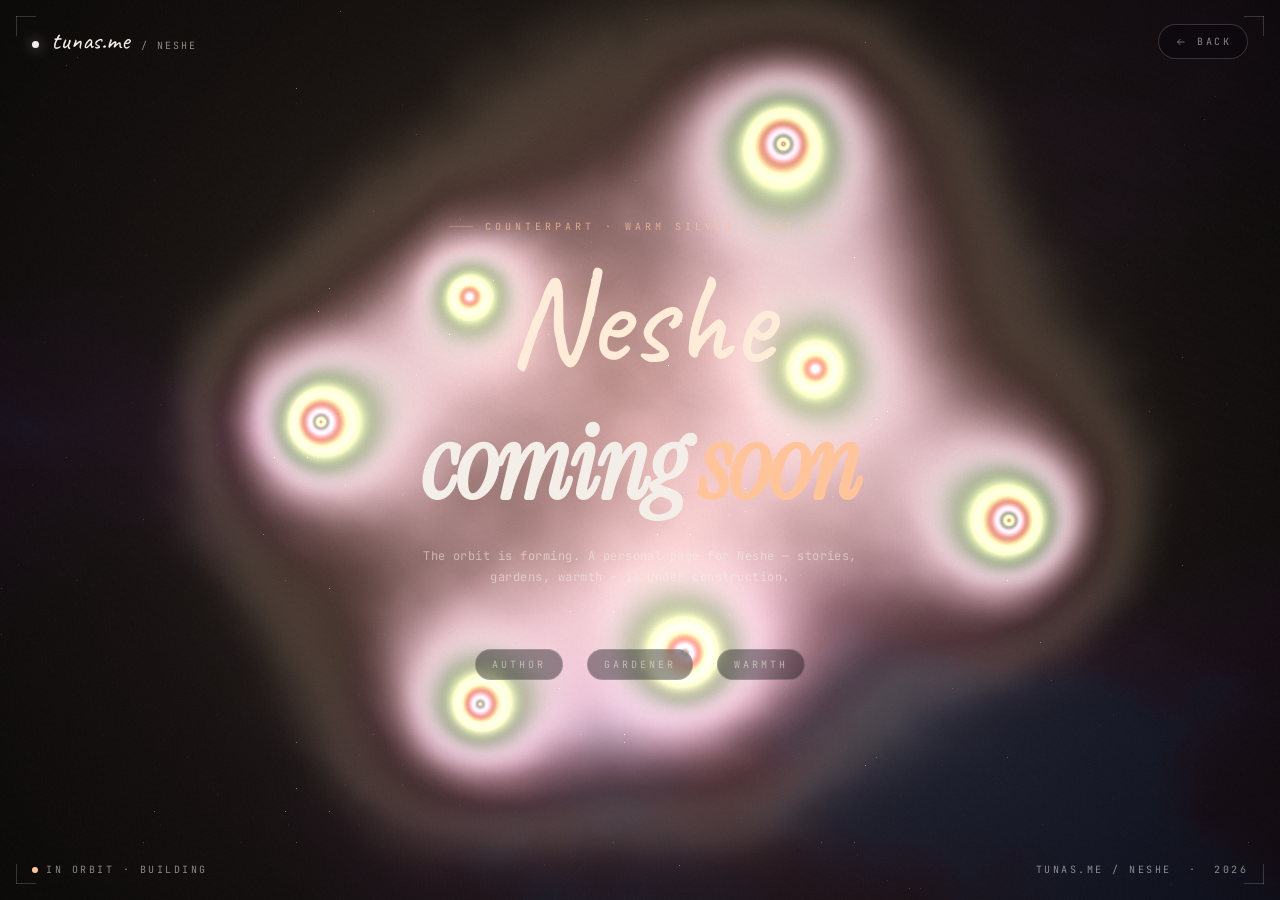
<file: neshe.html>
<!doctype html>
<html lang="en">
<head>
<meta charset="utf-8" />
<meta name="viewport" content="width=device-width, initial-scale=1" />
<title>tunas.me / neshe</title>
<style>
  @import url('https://fonts.googleapis.com/css2?family=Caveat:wght@400;600;700&family=Instrument+Serif:ital@0;1&family=JetBrains+Mono:wght@400;500&display=swap');

  :root {
    --bg: #05060a;
    --fg: #f3efe8;
    --fg-dim: rgba(243, 239, 232, 0.55);
    --fg-faint: rgba(243, 239, 232, 0.18);
    --mono: 'JetBrains Mono', ui-monospace, monospace;
    --accent: #ffc49a;
  }
  * { box-sizing: border-box; }
  html, body { margin:0; height:100%; overflow:hidden; background:var(--bg); color:var(--fg);
    font-family: var(--mono); font-size: 13px; -webkit-font-smoothing: antialiased; }
  #shader-canvas { position: fixed; inset: 0; width: 100%; height: 100%; z-index: 0; cursor: crosshair; }

  .top {
    position: fixed; top: 0; left: 0; right: 0; padding: 24px 32px;
    display: flex; justify-content: space-between; align-items: flex-start;
    z-index: 20;
  }
  .brand { display: flex; align-items: baseline; gap: 12px; }
  .brand-mark { width: 7px; height: 7px; border-radius: 50%; background: var(--fg);
    box-shadow: 0 0 14px rgba(243,239,232,0.6); transform: translateY(-1px); }
  .brand-name { font-family: 'Caveat', cursive; font-size: 26px; }
  .brand-meta { color: var(--fg-dim); font-size: 10px; text-transform: uppercase; letter-spacing: 0.2em; }

  .back {
    color: var(--fg-dim); text-decoration: none; font-size: 10px; text-transform: uppercase;
    letter-spacing: 0.25em; display: flex; align-items: center; gap: 10px;
    border: 1px solid var(--fg-faint); padding: 10px 16px; border-radius: 999px;
    background: rgba(5,6,10,0.4); backdrop-filter: blur(8px);
    transition: color 200ms, border-color 200ms, background 200ms;
  }
  .back:hover { color: var(--fg); border-color: rgba(255,196,154,0.5); background: rgba(243,239,232,0.05); }
  .back svg { width: 12px; height: 12px; }

  .stage {
    position: fixed; inset: 0; z-index: 10;
    display: flex; flex-direction: column; align-items: center; justify-content: center;
    pointer-events: none; text-align: center; padding: 32px;
  }

  .eyebrow {
    font-size: 10px; text-transform: uppercase; letter-spacing: 0.4em;
    color: var(--accent); opacity: 0.7; margin-bottom: 28px;
    display: flex; align-items: center; gap: 12px;
  }
  .eyebrow::before, .eyebrow::after { content:''; width: 24px; height: 1px; background: var(--accent); opacity: 0.5; }

  .name {
    font-family: 'Caveat', cursive;
    font-size: clamp(72px, 10vw, 172px);
    line-height: 0.9; margin: 0; font-weight: 500;
    color: #ffecd8;
    text-shadow: 0 0 60px rgba(255,196,154,0.3);
  }

  .coming-soon {
    font-family: 'Instrument Serif', serif;
    font-style: italic;
    font-size: clamp(56px, 8vw, 128px);
    line-height: 0.95; margin: 40px 0 0;
    color: var(--fg);
    letter-spacing: -0.02em;
    position: relative;
  }
  .coming-soon em { color: var(--accent); font-style: italic; }

  .sub {
    margin-top: 32px; max-width: 480px;
    color: var(--fg-dim); font-size: 12px; line-height: 1.8;
    letter-spacing: 0.04em;
  }

  /* Orbiting tags below */
  .tags {
    margin-top: 48px; display: flex; gap: 24px; flex-wrap: wrap; justify-content: center;
  }
  .tag {
    font-size: 10px; text-transform: uppercase; letter-spacing: 0.3em;
    color: var(--fg-dim);
    padding: 8px 16px; border: 1px solid var(--fg-faint); border-radius: 999px;
    background: rgba(5,6,10,0.4); backdrop-filter: blur(6px);
  }

  /* Corners */
  .corner { position: fixed; width: 20px; height: 20px; z-index: 6; }
  .corner::before, .corner::after { content:''; position:absolute; background: var(--fg-faint); }
  .corner::before { width:100%; height:1px; top:0; }
  .corner::after { width:1px; height:100%; left:0; top:0; }
  .corner.tl { top:16px; left:16px; }
  .corner.tr { top:16px; right:16px; transform: scaleX(-1); }
  .corner.bl { bottom:16px; left:16px; transform: scaleY(-1); }
  .corner.br { bottom:16px; right:16px; transform: scale(-1,-1); }

  .bottom {
    position: fixed; bottom: 24px; left: 32px; right: 32px;
    display: flex; justify-content: space-between; z-index: 20;
    font-size: 10px; text-transform: uppercase; letter-spacing: 0.25em; color: var(--fg-dim);
  }
  .bottom .dot { display: inline-block; width: 6px; height: 6px; border-radius: 50%;
    background: var(--accent); margin-right: 8px; animation: pulse 2s ease-in-out infinite; vertical-align: middle; }
  @keyframes pulse { 0%,100% { opacity: 0.4; } 50% { opacity: 1; } }

  @media (max-width: 720px) {
    .top { padding: 14px 16px; }
    .bottom { left: 16px; right: 16px; flex-direction: column; gap: 6px; }
    .name { font-size: 72px; }
    .coming-soon { font-size: 56px; }
  }
</style>
</head>
<body>

<canvas id="shader-canvas"></canvas>

<div class="top">
  <div class="brand">
    <span class="brand-mark"></span>
    <span class="brand-name">tunas.me</span>
    <span class="brand-meta">/ neshe</span>
  </div>
  <a class="back" href="index.html">
    <svg viewBox="0 0 24 24" fill="none" stroke="currentColor" stroke-width="1.5"><path d="M19 12H5M11 18l-6-6 6-6"/></svg>
    <span>back</span>
  </a>
</div>

<div class="corner tl"></div>
<div class="corner tr"></div>
<div class="corner bl"></div>
<div class="corner br"></div>

<div class="stage">
  <div class="eyebrow">Counterpart · Warm Silver · 002</div>
  <h1 class="name">Neshe</h1>
  <h2 class="coming-soon">coming <em>soon</em></h2>
  <p class="sub">The orbit is forming. A personal page for Neshe — stories, gardens, warmth — is under construction.</p>
  <div class="tags">
    <span class="tag">Author</span>
    <span class="tag">Gardener</span>
    <span class="tag">Warmth</span>
  </div>
</div>

<div class="bottom">
  <div><span class="dot"></span>in orbit · building</div>
  <div>tunas.me / neshe &nbsp;·&nbsp; 2026</div>
</div>

<script src="solo-shader.js"></script>
<script>
  try { new window.SoloShader(document.getElementById('shader-canvas'), 'warm'); } catch(e) { console.error(e); }
</script>
</body>
</html>
</file>
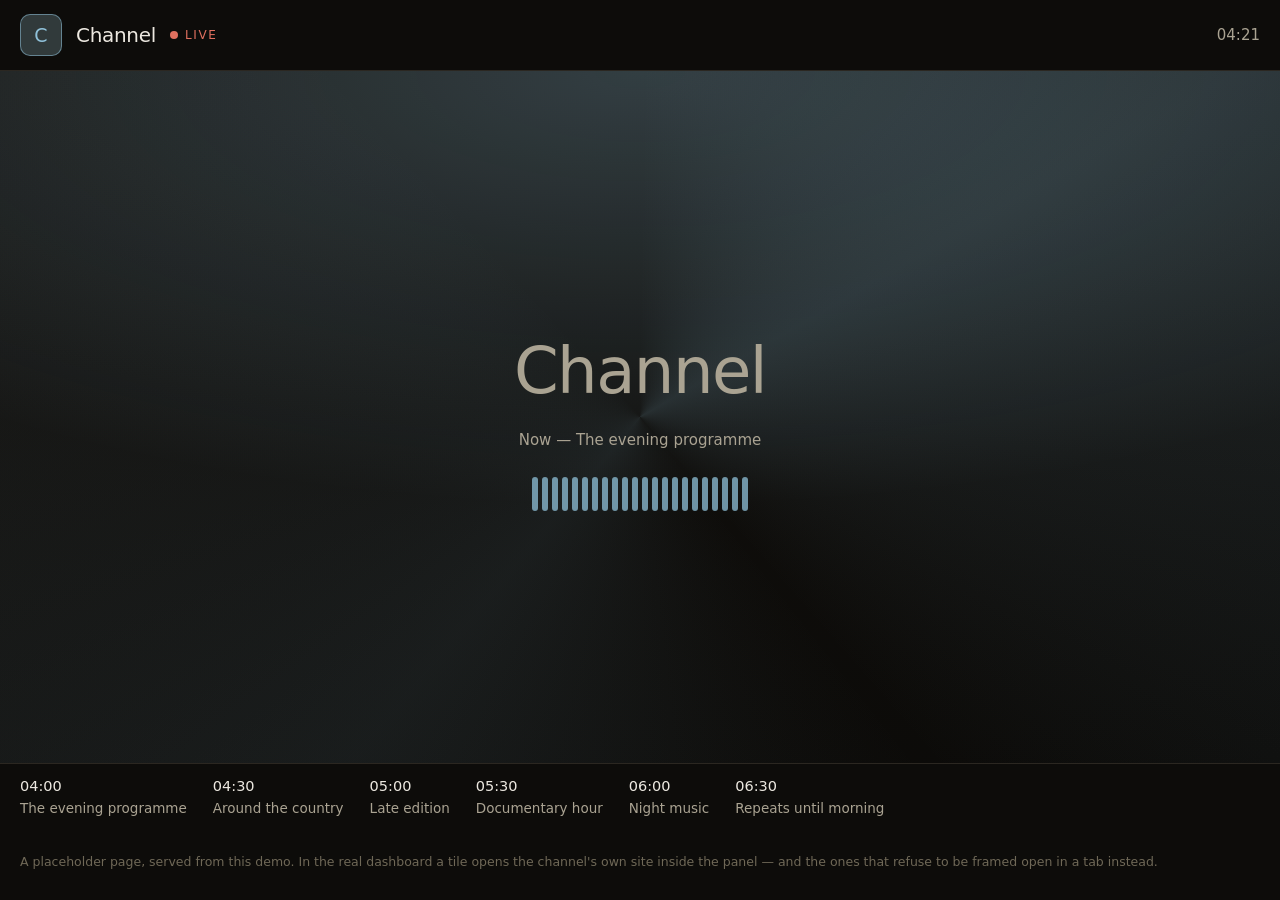
<file: kitchen-demo/media/channel.html>
<!doctype html>
<html lang="en">
<head>
<meta charset="utf-8">
<meta name="viewport" content="width=device-width, initial-scale=1">
<title>Channel</title>
<style>
  /* A stand-in for whatever a channel's own site would put inside the TV
     panel's frame. Entirely local: the demo contacts nothing. */
  :root { color-scheme: dark; }
  * { box-sizing: border-box; }
  html, body { height: 100%; margin: 0; }
  body {
    background: #0d0c0a;
    color: #ece8e0;
    font: 400 15px/1.5 'Space Grotesk', ui-sans-serif, system-ui, sans-serif;
    display: flex; flex-direction: column;
  }
  header {
    flex: 0 0 auto; display: flex; align-items: center; gap: 14px;
    padding: 14px 20px; border-bottom: 1px solid #2b2721;
  }
  .mark {
    width: 42px; height: 42px; border-radius: 10px;
    display: flex; align-items: center; justify-content: center;
    font-size: 19px; font-weight: 500;
    background: color-mix(in srgb, var(--k) 22%, #16140f);
    border: 1px solid color-mix(in srgb, var(--k) 55%, transparent);
    color: var(--k);
  }
  h1 { margin: 0; font-size: 20px; font-weight: 500; letter-spacing: -0.3px; }
  .live {
    display: flex; align-items: center; gap: 7px;
    font-size: 12px; letter-spacing: 1.6px; text-transform: uppercase; color: #e0705f;
  }
  .live i {
    width: 8px; height: 8px; border-radius: 50%; background: #e0705f;
    animation: pulse 1.8s ease-in-out infinite;
  }
  @keyframes pulse { 50% { opacity: 0.25; } }
  .spacer { flex: 1; }
  .clock { font-variant-numeric: tabular-nums; color: #aaa392; font-size: 15px; }

  .screen {
    flex: 1 1 auto; min-height: 0; position: relative; overflow: hidden;
    background:
      radial-gradient(120% 90% at 50% 0%, color-mix(in srgb, var(--k) 26%, transparent), transparent 70%),
      linear-gradient(160deg, #14120f 0%, #0b0a08 100%);
    display: flex; align-items: center; justify-content: center;
  }
  /* A slow drift, so the frame is visibly playing something rather than
     sitting there as a still. */
  .screen::before {
    content: ''; position: absolute; inset: -30%;
    background: conic-gradient(from 0deg,
      transparent 0deg, color-mix(in srgb, var(--k) 14%, transparent) 60deg,
      transparent 140deg, color-mix(in srgb, var(--k) 9%, transparent) 220deg, transparent 320deg);
    animation: spin 26s linear infinite;
  }
  @keyframes spin { to { transform: rotate(360deg); } }
  .plate { position: relative; text-align: center; padding: 24px; }
  .plate .big {
    font-size: clamp(30px, 6vw, 64px); font-weight: 300; letter-spacing: -1.5px;
    margin: 0 0 10px;
  }
  .plate p { margin: 0; color: #aaa392; font-size: 15px; }
  .bars { display: flex; gap: 4px; justify-content: center; margin-top: 26px; height: 34px; }
  .bars i {
    width: 6px; border-radius: 3px; background: var(--k); opacity: 0.75;
    animation: bounce 1.4s ease-in-out infinite;
  }
  @keyframes bounce { 0%, 100% { height: 30%; } 50% { height: 100%; } }

  footer {
    flex: 0 0 auto; border-top: 1px solid #2b2721; padding: 12px 20px;
    display: flex; gap: 26px; overflow-x: auto; color: #aaa392; font-size: 13.5px;
  }
  footer b { display: block; color: #ece8e0; font-weight: 500; font-size: 14.5px; }
  footer div { white-space: nowrap; }
  .note {
    padding: 10px 20px 16px; color: #6f6857; font-size: 12.5px;
  }
</style>
</head>
<body>
  <header>
    <span class="mark" id="mark">TV</span>
    <h1 id="name">Channel</h1>
    <span class="live"><i></i>Live</span>
    <span class="spacer"></span>
    <span class="clock" id="clock">--:--</span>
  </header>

  <div class="screen">
    <div class="plate">
      <p class="big" id="big">Channel</p>
      <p id="prog">Now playing — the evening programme</p>
      <div class="bars" id="bars"></div>
    </div>
  </div>

  <footer id="sched"></footer>
  <p class="note">A placeholder page, served from this demo. In the real
    dashboard a tile opens the channel's own site inside the panel — and the
    ones that refuse to be framed open in a tab instead.</p>

<script>
  const p = new URLSearchParams(location.search);
  const name = p.get('c') || 'Channel';
  const colour = p.get('k') || '#8fc0d8';
  document.documentElement.style.setProperty('--k', colour);
  document.title = name;
  document.getElementById('name').textContent = name;
  document.getElementById('big').textContent = name;
  document.getElementById('mark').textContent =
    name.split(/\s+/).map((w) => w[0]).join('').slice(0, 3).toUpperCase();

  const bars = document.getElementById('bars');
  for (let i = 0; i < 22; i++) {
    const b = document.createElement('i');
    b.style.animationDelay = `${(i % 7) * 0.16}s`;
    b.style.animationDuration = `${1.1 + (i % 5) * 0.18}s`;
    bars.appendChild(b);
  }

  // A plausible evening, counted off the clock rather than written down, so
  // the schedule is never yesterday's.
  const titles = ['The evening programme', 'Around the country', 'Late edition',
                  'Documentary hour', 'Night music', 'Repeats until morning'];
  const sched = document.getElementById('sched');
  const now = new Date();
  const slot = new Date(now);
  slot.setMinutes(now.getMinutes() < 30 ? 0 : 30, 0, 0);
  titles.forEach((t, i) => {
    const at = new Date(slot.getTime() + i * 30 * 60000);
    const d = document.createElement('div');
    d.innerHTML = `<b>${String(at.getHours()).padStart(2, '0')}:${
      String(at.getMinutes()).padStart(2, '0')}</b>${t}`;
    sched.appendChild(d);
  });
  document.getElementById('prog').textContent = `Now — ${titles[0]}`;

  const tick = () => {
    document.getElementById('clock').textContent =
      new Date().toLocaleTimeString('en-GB', { hour: '2-digit', minute: '2-digit', hour12: false });
  };
  tick();
  setInterval(tick, 10000);
</script>
</body>
</html>
</file>
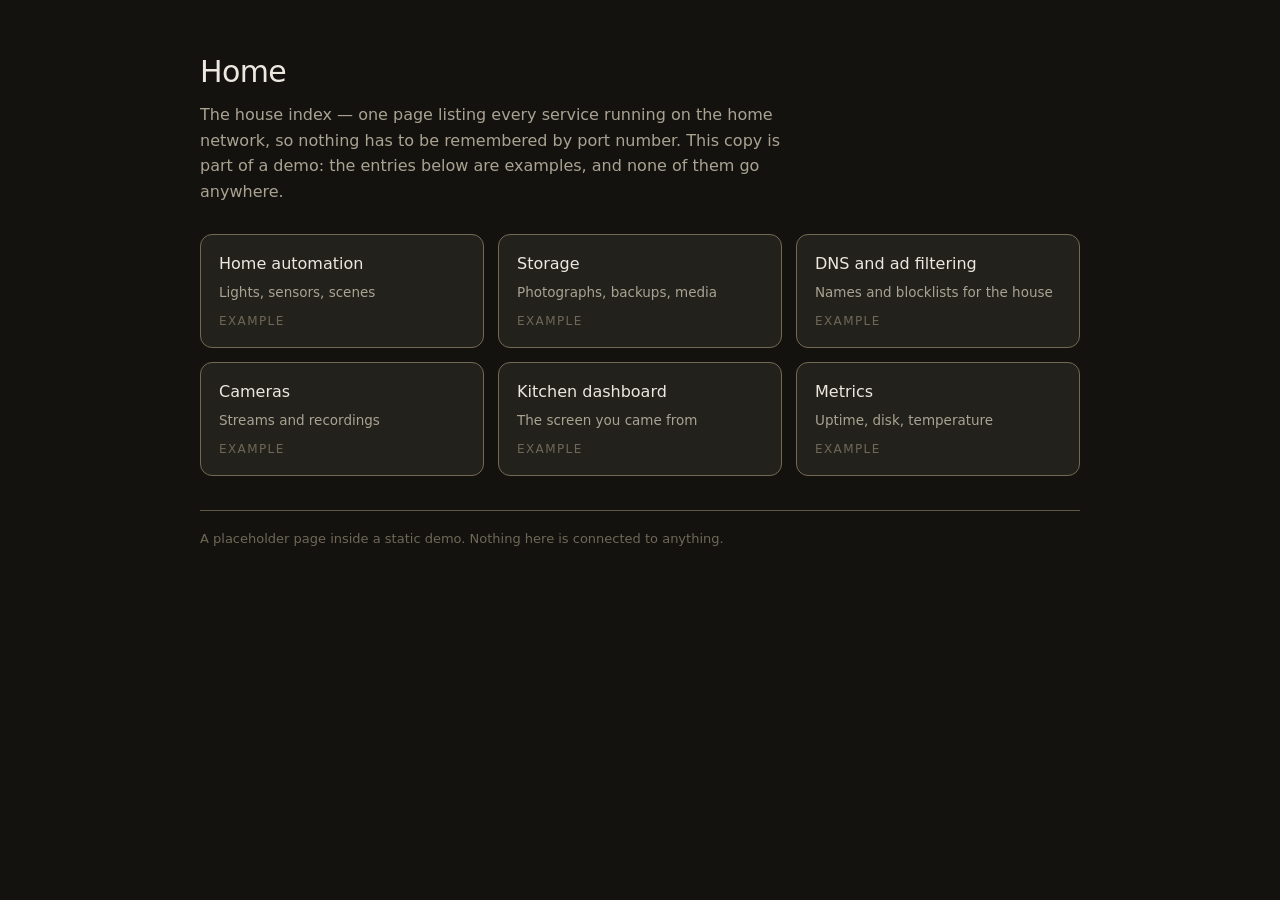
<file: kitchen-demo/media/house.html>
<!doctype html>
<html lang="en">
<head>
<meta charset="utf-8">
<meta name="viewport" content="width=device-width, initial-scale=1">
<title>Home — demo</title>
<style>
  /* Where the "Home" panel's one link goes. On the wall this is an index page
     of everything on the house network; here it is a placeholder listing the
     kinds of thing such an index holds, and nothing is clickable. */
  :root { color-scheme: dark; }
  * { box-sizing: border-box; }
  body {
    margin: 0; min-height: 100vh; padding: 48px 24px;
    background: #14120f; color: #ece8e0;
    font: 400 15px/1.6 'Space Grotesk', ui-sans-serif, system-ui, sans-serif;
  }
  main { max-width: 880px; margin: 0 auto; }
  h1 { margin: 0 0 6px; font-size: 30px; font-weight: 500; letter-spacing: -0.6px; }
  .lede { margin: 0 0 30px; color: #aaa392; font-size: 16px; max-width: 60ch; }
  .grid { display: grid; grid-template-columns: repeat(auto-fill, minmax(210px, 1fr)); gap: 14px; }
  .card {
    background: #23211c; border: 1px solid #746a54; border-radius: 12px;
    padding: 16px 18px;
  }
  .card b { display: block; font-weight: 500; font-size: 16px; margin-bottom: 3px; }
  .card span { color: #aaa392; font-size: 13.5px; }
  .card em { display: block; margin-top: 8px; font-style: normal; font-size: 12px;
             letter-spacing: 1.4px; text-transform: uppercase; color: #6f6857; }
  footer { margin-top: 34px; padding-top: 18px; border-top: 1px solid #5f5745;
           color: #6f6857; font-size: 13px; }
</style>
</head>
<body>
<main>
  <h1>Home</h1>
  <p class="lede">The house index — one page listing every service running on the
    home network, so nothing has to be remembered by port number. This copy is
    part of a demo: the entries below are examples, and none of them go anywhere.</p>

  <div class="grid">
    <div class="card"><b>Home automation</b><span>Lights, sensors, scenes</span><em>example</em></div>
    <div class="card"><b>Storage</b><span>Photographs, backups, media</span><em>example</em></div>
    <div class="card"><b>DNS and ad filtering</b><span>Names and blocklists for the house</span><em>example</em></div>
    <div class="card"><b>Cameras</b><span>Streams and recordings</span><em>example</em></div>
    <div class="card"><b>Kitchen dashboard</b><span>The screen you came from</span><em>example</em></div>
    <div class="card"><b>Metrics</b><span>Uptime, disk, temperature</span><em>example</em></div>
  </div>

  <footer>A placeholder page inside a static demo. Nothing here is connected to
    anything.</footer>
</main>
</body>
</html>
</file>
<file: kitchen-demo/fonts/fonts.css>
/* Space Grotesk (SIL Open Font License 1.1) - self-hosted so the wall
   renders identically even with no internet. Variable weight 300-700. */
@font-face {
  font-family: 'Space Grotesk';
  font-style: normal;
  font-weight: 300 700;
  font-display: swap;
  src: url('../fonts/space-grotesk-latin-ext.woff2') format('woff2');
  unicode-range: U+0100-02BA, U+02BD-02C5, U+02C7-02CC, U+02CE-02D7, U+02DD-02FF, U+0304, U+0308, U+0329, U+1D00-1DBF, U+1E00-1E9F, U+1EF2-1EFF, U+2020, U+20A0-20AB, U+20AD-20C0, U+2113, U+2C60-2C7F, U+A720-A7FF;
}
@font-face {
  font-family: 'Space Grotesk';
  font-style: normal;
  font-weight: 300 700;
  font-display: swap;
  src: url('../fonts/space-grotesk-latin.woff2') format('woff2');
  unicode-range: U+0000-00FF, U+0131, U+0152-0153, U+02BB-02BC, U+02C6, U+02DA, U+02DC, U+0304, U+0308, U+0329, U+2000-206F, U+20AC, U+2122, U+2191, U+2193, U+2212, U+2215, U+FEFF, U+FFFD;
}
</file>
